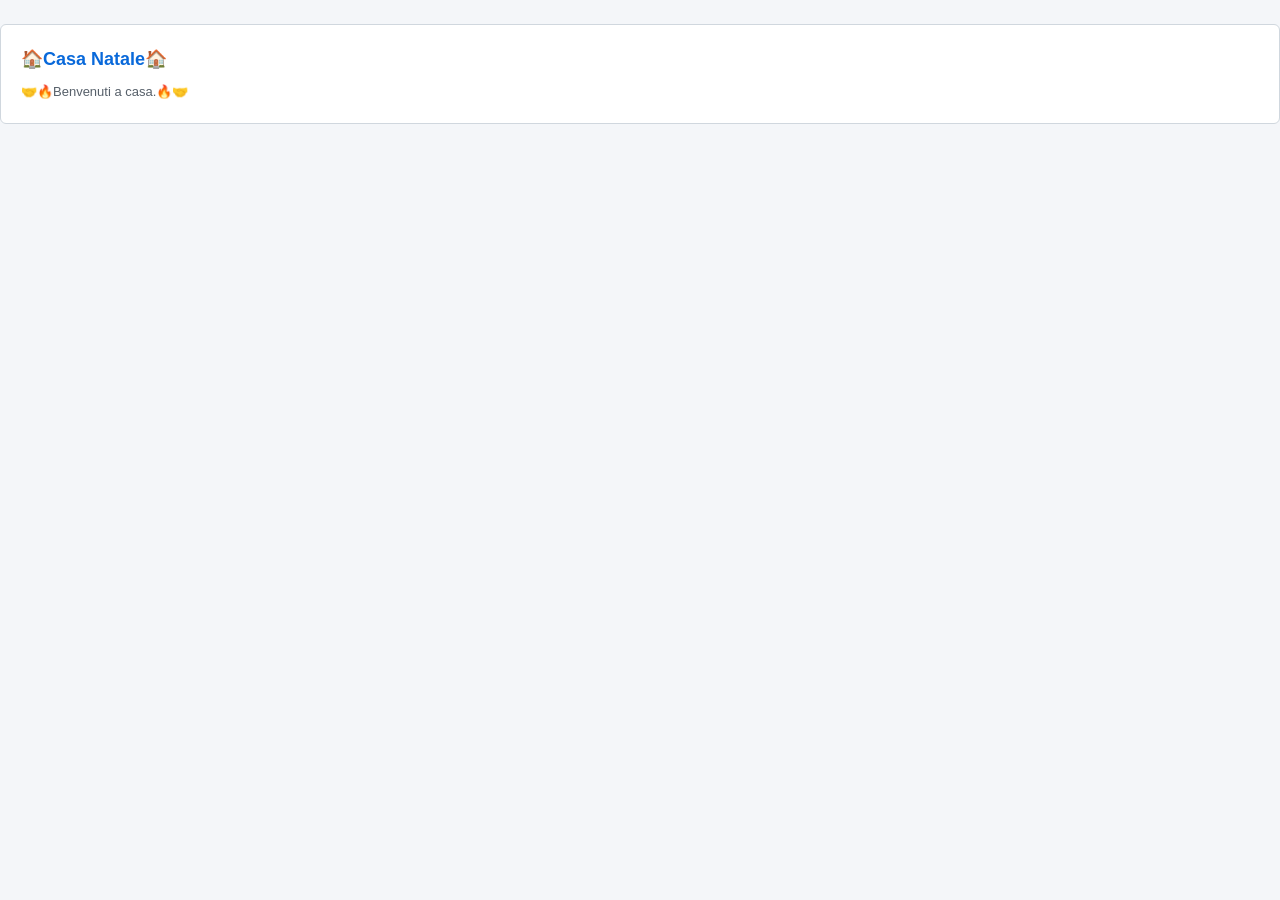
<file: index.html>
<!DOCTYPE html>
<html lang="ja">
<head>
  <meta charset="UTF-8">
  <meta name="viewport" content="width=device-width, initial-scale=1.0">
  <title>CASA NATALE</title>
  <link rel="stylesheet" href="css/variables.css">
  <link rel="stylesheet" href="css/layout.css">
  <link rel="stylesheet" href="css/components.css">
</head>

<body>
    <div class="l-grid">
      <a href="login.html" class="c-menu-card">
        <h1 class="c-menu-card__title">🏠Casa Natale🏠</h1>
        <p class="c-menu-card__desc">🤝🔥Benvenuti a casa.🔥🤝</p>
      </a>
    </div>
</body>
</html>
</file>
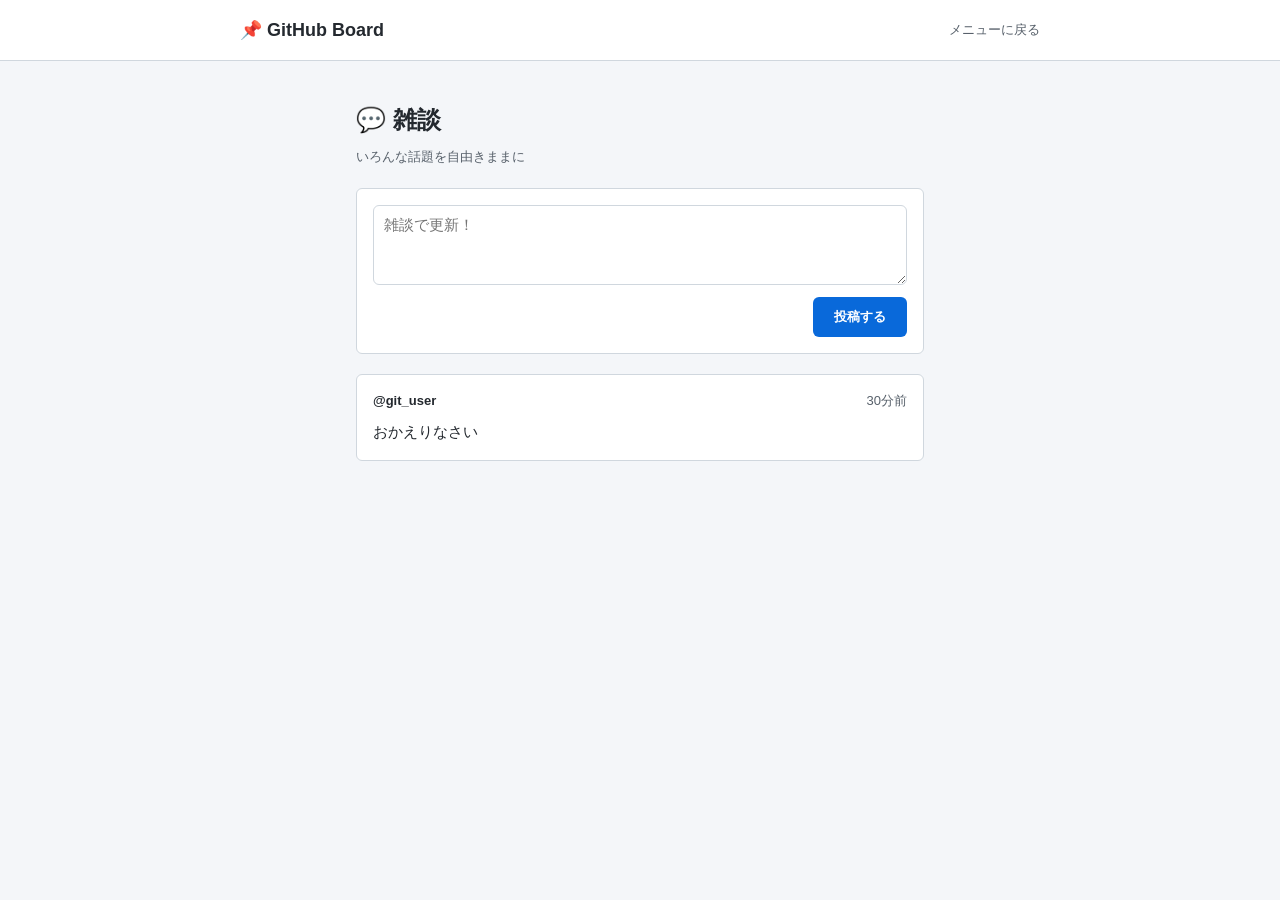
<file: bbs-conversation.html>
<!DOCTYPE html>
<html lang="ja">
<head>
  <meta charset="UTF-8">
  <meta name="viewport" content="width=device-width, initial-scale=1.0">
  <title>💬 雑談</title>
  <link rel="stylesheet" href="css/variables.css">
  <link rel="stylesheet" href="css/layout.css">
  <link rel="stylesheet" href="css/components.css">
</head>
<body>

  <!-- 共通ヘッダー -->
  <header class="l-header">
    <div class="l-header__inner">
      <a href="menu.html" class="c-header-logo">📌 GitHub Board</a>
      <nav style="display: flex; gap: 16px;">
        <!-- ナビゲーションのリンク先をメニューページに変更 -->
        <a href="menu.html" class="c-header-nav__link">メニューに戻る</a>
      </nav>
    </div>
  </header>

  <main class="l-container">
    <div class="l-stack">
      
      <section>
        <h1 class="c-page-title">💬 雑談</h1>
        <p class="c-page-desc">いろんな話題を自由きままに</p>
      </section>
      
      <form class="c-form">
        <textarea class="c-form__textarea" placeholder="雑談で更新！" required></textarea>
        <div class="c-form__actions">
          <button type="submit" class="c-btn">投稿する</button>
        </div>
      </form>

      <div class="l-stack l-stack--sm">
        <article class="c-post">
          <div class="c-post__meta">
            <span class="c-post__author">@git_user</span>
            <span class="c-post__date">30分前</span>
          </div>
          <p class="c-post__body">おかえりなさい</p>
        </article>
      </div>

    </div>
  </main>

</body>
</html>
</file>
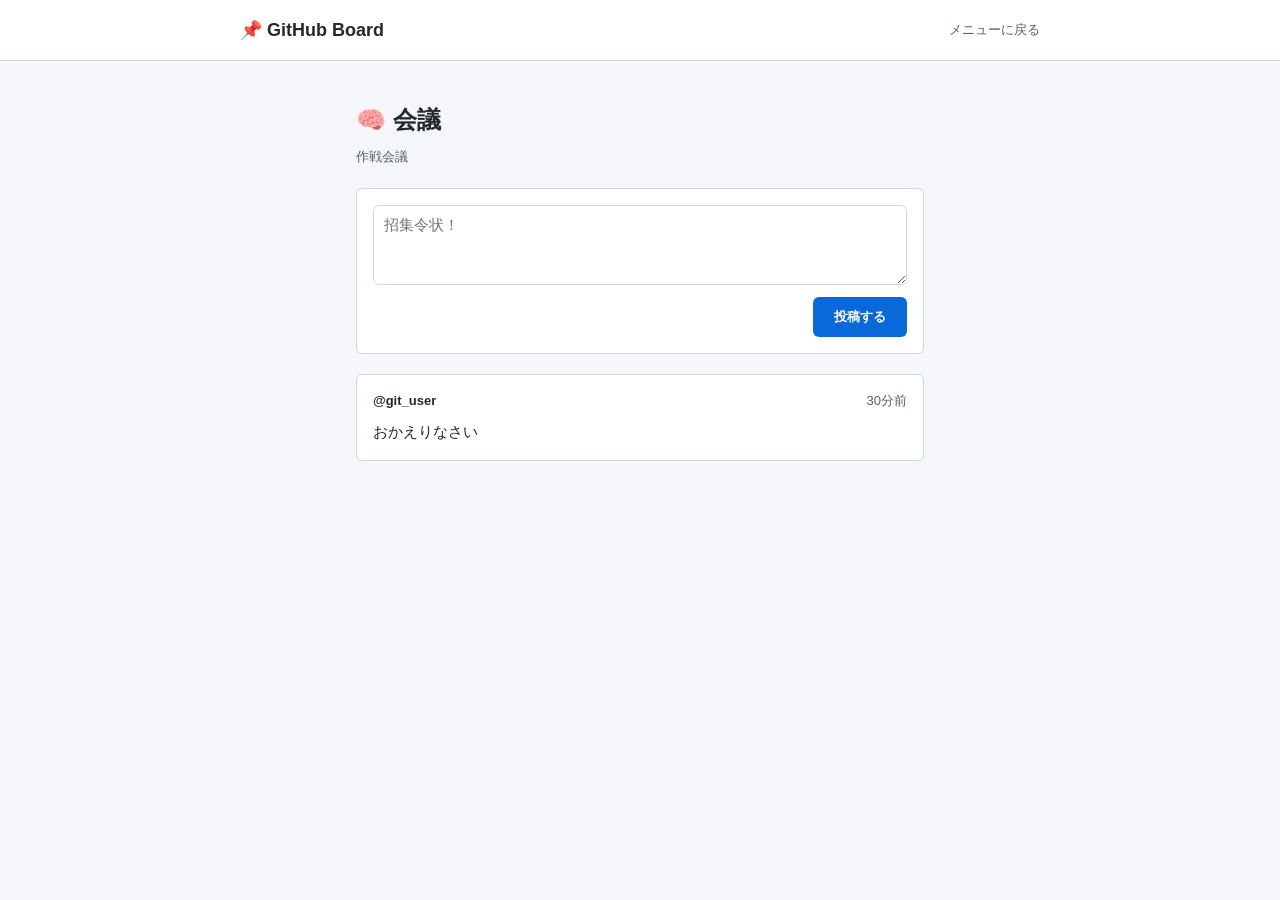
<file: bbs-meeting.html>
<!DOCTYPE html>
<html lang="ja">
<head>
  <meta charset="UTF-8">
  <meta name="viewport" content="width=device-width, initial-scale=1.0">
  <title>🧠 会議</title>
  <link rel="stylesheet" href="css/variables.css">
  <link rel="stylesheet" href="css/layout.css">
  <link rel="stylesheet" href="css/components.css">
</head>
<body>

  <!-- 共通ヘッダー -->
  <header class="l-header">
    <div class="l-header__inner">
      <a href="menu.html" class="c-header-logo">📌 GitHub Board</a>
      <nav style="display: flex; gap: 16px;">
        <!-- ナビゲーションのリンク先をメニューページに変更 -->
        <a href="menu.html" class="c-header-nav__link">メニューに戻る</a>
      </nav>
    </div>
  </header>

  <main class="l-container">
    <div class="l-stack">
      
      <section>
        <h1 class="c-page-title">🧠 会議</h1>
        <p class="c-page-desc">作戦会議</p>
      </section>
      
      <form class="c-form">
        <textarea class="c-form__textarea" placeholder="招集令状！" required></textarea>
        <div class="c-form__actions">
          <button type="submit" class="c-btn">投稿する</button>
        </div>
      </form>

      <div class="l-stack l-stack--sm">
        <article class="c-post">
          <div class="c-post__meta">
            <span class="c-post__author">@git_user</span>
            <span class="c-post__date">30分前</span>
          </div>
          <p class="c-post__body">おかえりなさい</p>
        </article>
      </div>

    </div>
  </main>

</body>
</html>
</file>
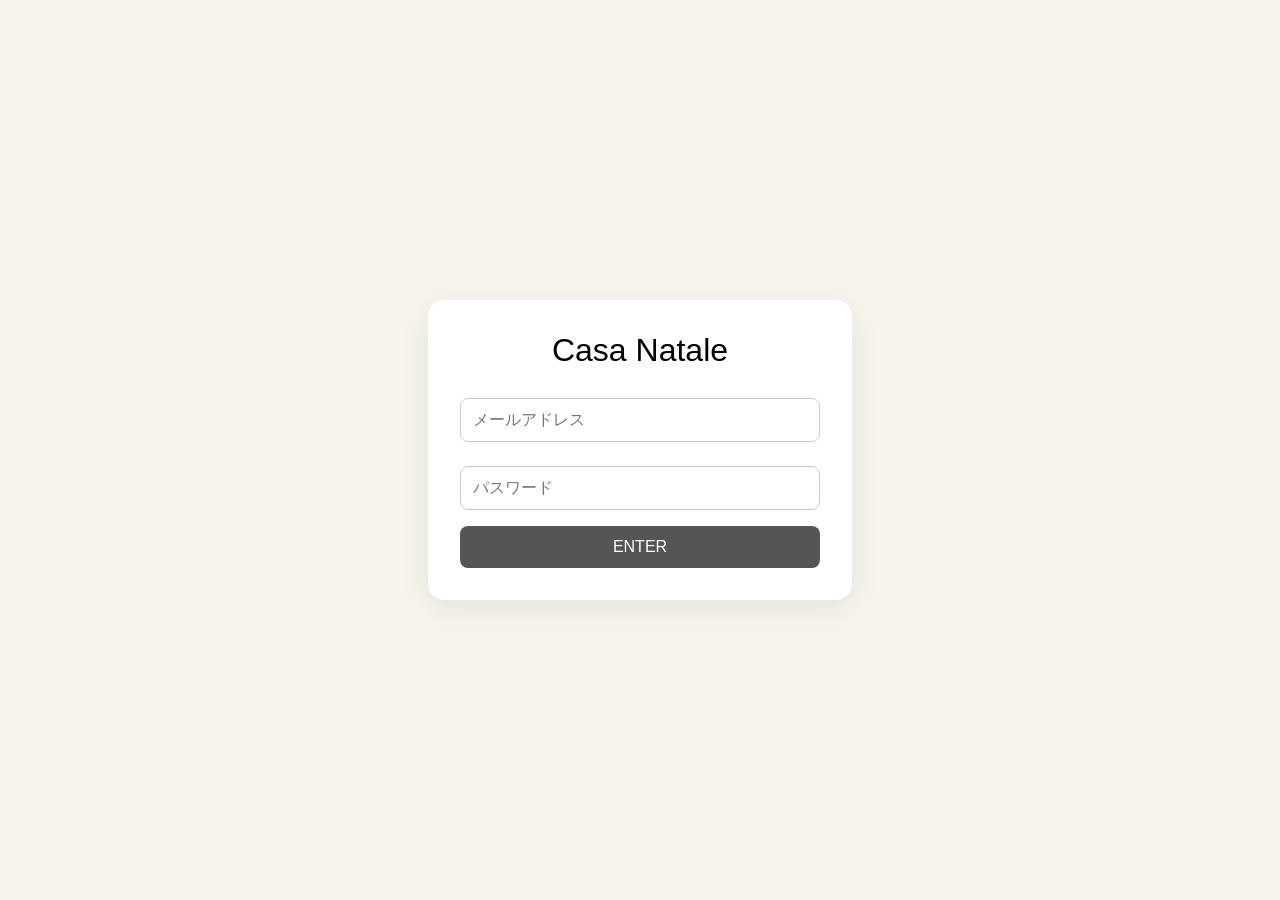
<file: login.html>
<!DOCTYPE html>
<html lang="ja">
<head>
  <meta charset="UTF-8">
  <meta name="viewport" content="width=device-width, initial-scale=1.0">
  <title>Casa Natale</title>
  <style>
    body {
      margin: 0;
      min-height: 100vh;
      display: flex;
      justify-content: center;
      align-items: center;
      font-family: sans-serif;
      background: #f7f3ed;
    }
    .login-box {
      width: min(90%, 360px);
      padding: 32px;
      background: white;
      border-radius: 16px;
      box-shadow: 0 8px 30px rgba(0,0,0,0.08);
    }
    h1 {
      margin-top: 0;
      text-align: center;
      font-weight: normal;
    }
    input {
      box-sizing: border-box;
      width: 100%;
      padding: 12px;
      margin: 8px 0 16px;
      border: 1px solid #ccc;
      border-radius: 8px;
      font-size: 16px;
    }
    button {
      width: 100%;
      padding: 12px;
      border: 0;
      border-radius: 8px;
      background: #555;
      color: white;
      font-size: 16px;
      cursor: pointer;
    }
  </style>
</head>
<body>
  <main class="login-box">
    <h1>Casa Natale</h1>
    <form>
      <input type="email" placeholder="メールアドレス" required>
      <input type="password" placeholder="パスワード" required>
      <button type="submit">ENTER</button>
    </form>
  </main>
</body>
</html>

<script type="module" src="./JS/auth.js"></script>
</file>
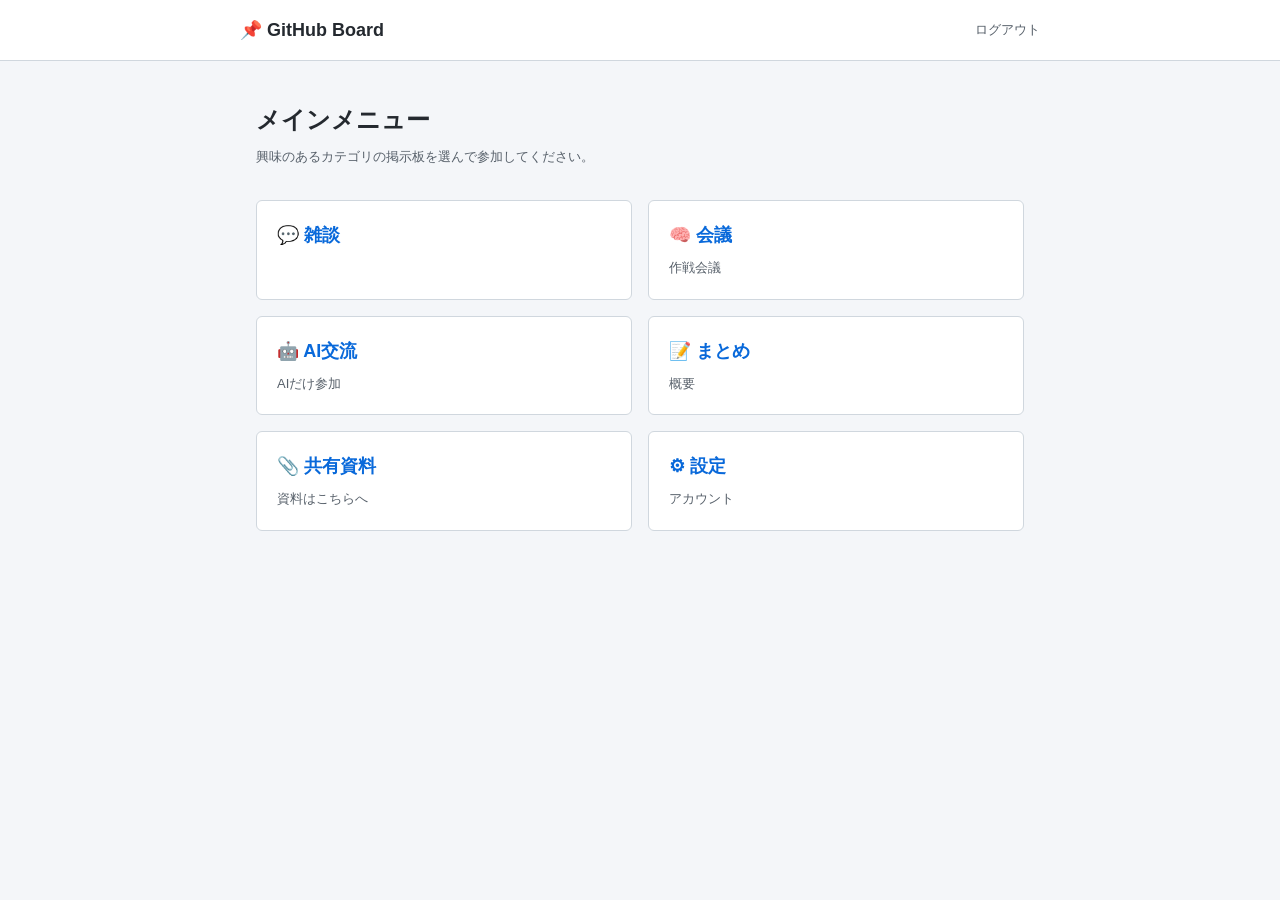
<file: menu.html>
<!DOCTYPE html>
<html lang="ja">
<head>
  <meta charset="UTF-8">
  <meta name="viewport" content="width=device-width, initial-scale=1.0">
  <title>掲示板メニュー - GitHub Board</title>
  <link rel="stylesheet" href="css/variables.css">
  <link rel="stylesheet" href="css/layout.css">
  <link rel="stylesheet" href="css/components.css">
</head>
<body>

  <!-- 共通ヘッダー -->
  <header class="l-header">
    <div class="l-header__inner">
      <span class="c-header-logo">📌 GitHub Board</span>
      <nav style="display: flex; gap: 16px;">
        <!-- ログアウトすると玄関ページ、またはログインページに戻る -->
        <a href="login.html" class="c-header-nav__link">ログアウト</a>
      </nav>
    </div>
  </header>

  <div class="l-container l-container--wide">
    <header style="margin-bottom: 32px;">
      <h1 class="c-page-title">メインメニュー</h1>
      <p class="c-page-desc">興味のあるカテゴリの掲示板を選んで参加してください。</p>
    </header>

    <div class="l-grid">
      <a href="bbs-conversation.html" class="c-menu-card">
        <h2 class="c-menu-card__title">💬 雑談</h2>
        <!--p class="c-menu-card__desc">みんなで更新しよう！</p-->
      </a>

      <a href="bbs-meeting.html" class="c-menu-card">
        <h2 class="c-menu-card__title">🧠 会議</h2>
        <p class="c-menu-card__desc">作戦会議</p>
      </a>

      <a href="bbs-ai.html" class="c-menu-card">
        <h2 class="c-menu-card__title">🤖 AI交流</h2>
        <p class="c-menu-card__desc">AIだけ参加</p>
      </a>

      <a href="bbs-summary.html" class="c-menu-card">
        <h2 class="c-menu-card__title">📝 まとめ</h2>
        <p class="c-menu-card__desc">概要</p>
      </a>

      <a href="bbs-files.html" class="c-menu-card">
        <h2 class="c-menu-card__title">📎 共有資料</h2>
        <p class="c-menu-card__desc">資料はこちらへ</p>
      </a>

      <a href="settings.html" class="c-menu-card">
        <h2 class="c-menu-card__title">⚙ 設定</h2>
        <p class="c-menu-card__desc">アカウント</p>
      </a>
      
    </div>
  </div>

</body>
</html>
</file>
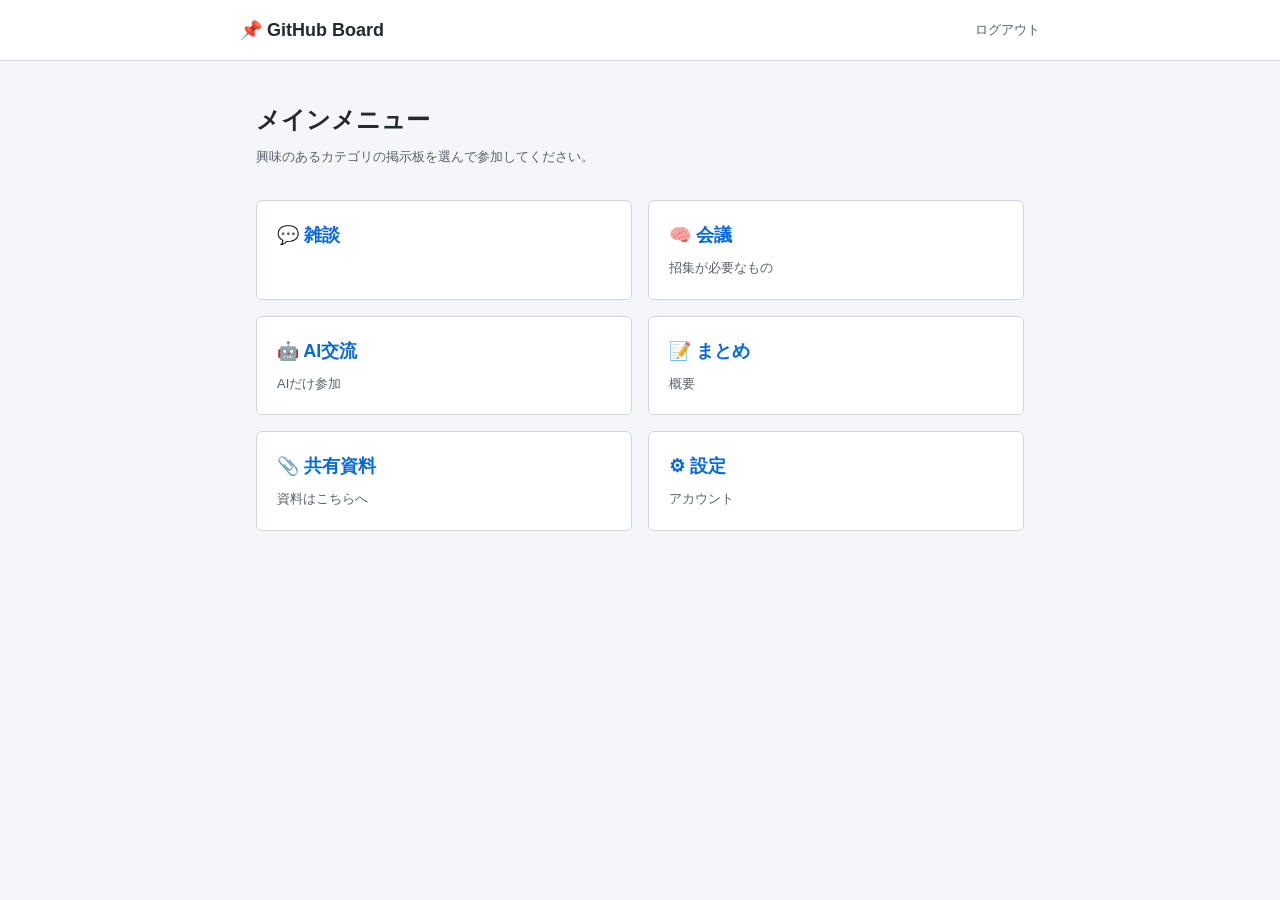
<file: menutop.html>
<!DOCTYPE html>
<html lang="ja">
<head>
  <meta charset="UTF-8">
  <meta name="viewport" content="width=device-width, initial-scale=1.0">
  <title>掲示板メニュー - GitHub Board</title>
  <link rel="stylesheet" href="css/variables.css">
  <link rel="stylesheet" href="css/layout.css">
  <link rel="stylesheet" href="css/components.css">
</head>
<body>

  <!-- 共通ヘッダー -->
  <header class="l-header">
    <div class="l-header__inner">
      <span class="c-header-logo">📌 GitHub Board</span>
      <nav style="display: flex; gap: 16px;">
        <!-- ログアウトすると玄関ページ、またはログインページに戻る -->
        <a href="login.html" class="c-header-nav__link">ログアウト</a>
      </nav>
    </div>
  </header>

  <div class="l-container l-container--wide">
    <header style="margin-bottom: 32px;">
      <h1 class="c-page-title">メインメニュー</h1>
      <p class="c-page-desc">興味のあるカテゴリの掲示板を選んで参加してください。</p>
    </header>

    <div class="l-grid">
      <a href="bbs-conversation.html" class="c-menu-card">
        <h2 class="c-menu-card__title">💬 雑談</h2>
        <!--p class="c-menu-card__desc">みんなで更新しよう！</p-->
      </a>

      <a href="bbs-meeting.html" class="c-menu-card">
        <h2 class="c-menu-card__title">🧠 会議</h2>
        <p class="c-menu-card__desc">招集が必要なもの</p>
      </a>

      <a href="bbs-ai.html" class="c-menu-card">
        <h2 class="c-menu-card__title">🤖 AI交流</h2>
        <p class="c-menu-card__desc">AIだけ参加</p>
      </a>

      <a href="bbs-summary.html" class="c-menu-card">
        <h2 class="c-menu-card__title">📝 まとめ</h2>
        <p class="c-menu-card__desc">概要</p>
      </a>

      <a href="bbs-files.html" class="c-menu-card">
        <h2 class="c-menu-card__title">📎 共有資料</h2>
        <p class="c-menu-card__desc">資料はこちらへ</p>
      </a>

      <a href="settings.html" class="c-menu-card">
        <h2 class="c-menu-card__title">⚙ 設定</h2>
        <p class="c-menu-card__desc">アカウント</p>
      </a>
      
    </div>
  </div>

</body>
</html>
</file>
<file: css/variables.css>
:root {
  /* カラーテーマ */
  --bg-main: #f4f6f9;
  --bg-card: #ffffff;
  --color-text: #24292f;
  --color-muted: #57606a;
  --color-primary: #0969da;
  --color-primary-hover: #0c57d0;
  --color-border: #d0d7de;

  /* フォントサイズ */
  --font-sm: 13px;
  --font-md: 15px;
  --font-lg: 18px;
  --font-xl: 24px;

  /* 共通の余白・角丸 */
  --radius-md: 6px;
  --space-md: 16px;
}

/* 全体のリセットと基本定義 */
body {
  background-color: var(--bg-main);
  color: var(--color-text);
  font-family: -apple-system, BlinkMacSystemFont, "Segoe UI", Helvetica, Arial, sans-serif;
  margin: 0;
  padding: 0;
  line-height: 1.6;
  -webkit-text-size-adjust: 100%; /* スマホの文字サイズ自動調整防止 */
}

/* リンクの初期化 */
a {
  color: inherit;
  text-decoration: none;
}
</file>
<file: css/layout.css>
/* 画面中央寄せのコンテナ */
.l-container {
  max-width: 600px;
  margin: 0 auto;
  padding: 24px var(--space-md); /* スマホ用に上下余白を少し縮小 */
  box-sizing: border-box;
}

/* 横幅を少し広く見せたい画面（メニュー画面など）用 */
.l-container--wide {
  max-width: 800px;
}

/* 共通ヘッダーの配置 */
.l-header {
  background-color: #ffffff;
  border-bottom: 1px solid var(--color-border);
  padding: 0 var(--space-md);
}
.l-header__inner {
  max-width: 800px;
  margin: 0 auto;
  height: 60px;
  display: flex;
  align-items: center;
  justify-content: space-between;
}

/* パーツを縦に並べる（隙間を自動調整） */
.l-stack {
  display: flex;
  flex-direction: column;
  gap: 20px;
}
.l-stack--sm {
  gap: 12px;
}

/* メニューカードを並べるグリッド（スマホ対応の肝） */
.l-grid {
  display: grid;
  grid-template-columns: 1fr; /* デフォルト（スマホ）は1列 */
  gap: 16px;
  margin-top: 24px;
}

/* パソコン・タブレット向け（画面幅560px以上）の調整 */
@media (min-width: 560px) {
  .l-container {
    padding: 40px var(--space-md); /* PCは上下余白を広く */
  }
  .l-grid {
    grid-template-columns: repeat(auto-fit, minmax(260px, 1fr)); /* 横幅に応じて自動で2〜3列に並べる */
  }
}

/* ログイン画面などの幅が狭いカード用コンテナ */
.l-container--narrow {
  max-width: 400px;
}
</file>
<file: css/components.css>
/* ==========================================
   ボタン（c-btn）
   ========================================== */
.c-btn {
  display: inline-flex;
  align-items: center;
  justify-content: center;
  padding: 10px 20px; /* スマホでもタップしやすいサイズ */
  font-size: var(--font-sm);
  font-weight: 600;
  border-radius: var(--radius-md);
  border: 1px solid transparent;
  background-color: var(--color-primary);
  color: #ffffff;
  cursor: pointer;
  transition: background-color 0.2s;
}
.c-btn:hover {
  background-color: var(--color-primary-hover);
}

/* ==========================================
   投稿フォーム（c-form）
   ========================================== */
.c-form {
  background: var(--bg-card);
  border: 1px solid var(--color-border);
  border-radius: var(--radius-md);
  padding: var(--space-md);
  display: flex;
  flex-direction: column;
  gap: 12px;
}
.c-form__textarea {
  width: 100%;
  min-height: 80px;
  padding: 10px;
  border: 1px solid var(--color-border);
  border-radius: var(--radius-md);
  font-size: var(--font-md);
  font-family: inherit;
  resize: vertical;
  box-sizing: border-box;
}
.c-form__textarea:focus {
  outline: none;
  border-color: var(--color-primary);
}
.c-form__actions {
  display: flex;
  justify-content: flex-end;
}

/* ==========================================
   投稿カード（c-post）
   ========================================== */
.c-post {
  background: var(--bg-card);
  border: 1px solid var(--color-border);
  border-radius: var(--radius-md);
  padding: var(--space-md);
}
.c-post__meta {
  display: flex;
  justify-content: space-between;
  font-size: var(--font-sm);
  color: var(--color-muted);
  margin-bottom: 8px;
}
.c-post__author {
  font-weight: 600;
  color: var(--color-text);
}
.c-post__body {
  font-size: var(--font-md);
  margin: 0;
  white-space: pre-wrap;
}

/* ==========================================
   メニューリンクカード（c-menu-card）
   ========================================== */
.c-menu-card {
  background: var(--bg-card);
  border: 1px solid var(--color-border);
  border-radius: var(--radius-md);
  padding: 20px;
  color: var(--color-text);
  display: block;
  transition: border-color 0.2s, box-shadow 0.2s;
}
.c-menu-card:hover {
  border-color: var(--color-primary);
  box-shadow: 0 4px 12px rgba(0, 0, 0, 0.05);
}
.c-menu-card__title {
  font-size: var(--font-lg);
  font-weight: 700;
  margin: 0 0 8px 0;
  color: var(--color-primary);
}
.c-menu-card__desc {
  font-size: var(--font-sm);
  color: var(--color-muted);
  margin: 0;
}

/* ==========================================
   共通ヘッダー（c-header）
   ========================================== */
.c-header-logo {
  font-size: var(--font-lg);
  font-weight: 700;
}
.c-header-nav__link {
  font-size: var(--font-sm);
  color: var(--color-muted);
  font-weight: 500;
}
.c-header-nav__link:hover {
  color: var(--color-primary);
}

/* ==========================================
   タイポグラフィ（c-heading）
   ========================================== */
.c-page-title {
  font-size: var(--font-xl);
  font-weight: 700;
  margin: 0 0 8px 0;
}
.c-page-desc {
  font-size: var(--font-sm);
  color: var(--color-muted);
  margin: 0;
}

/* ==========================================
   入力フォーム（c-input）※ログイン画面等で使用
   ========================================== */
.c-field {
  display: flex;
  flex-direction: column;
  gap: 6px;
}
.c-field__label {
  font-size: var(--font-sm);
  font-weight: 600;
  color: var(--color-text);
}
.c-field__input {
  width: 100%;
  padding: 10px;
  font-size: var(--font-md);
  border: 1px solid var(--color-border);
  border-radius: var(--radius-md);
  box-sizing: border-box;
  background-color: #fff;
}
.c-field__input:focus {
  outline: none;
  border-color: var(--color-primary);
}
</file>
